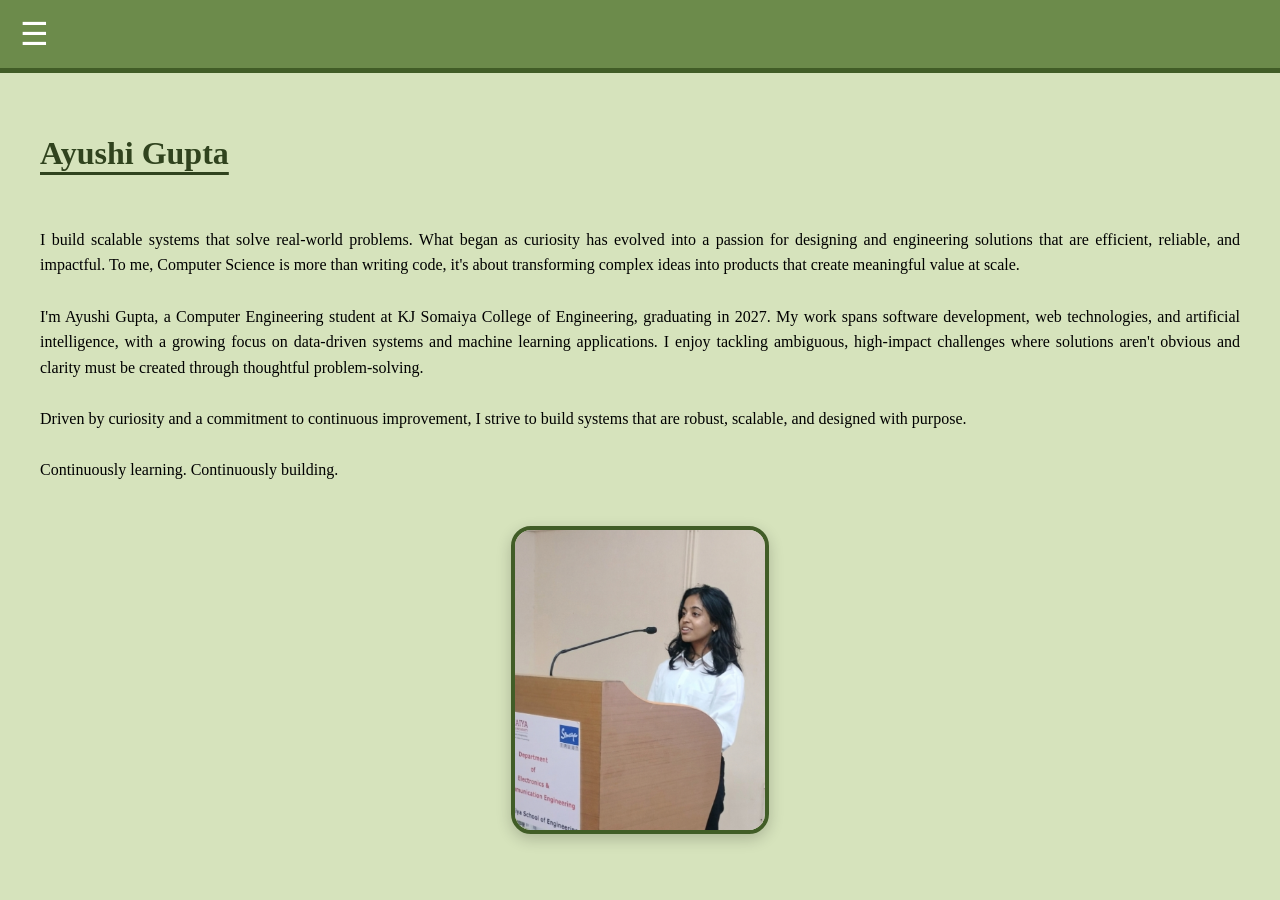
<file: index.html>
<!DOCTYPE html>
<html lang="en">
<head>
    <meta charset="UTF-8">
    <meta name="viewport" content="width=device-width, initial-scale=1.0">
    <title>Ayushi Gupta</title>
    <link rel="stylesheet" href="style.css">
</head>
<body style="background-color: rgb(214, 227, 188);">
    <nav>
        <div class="menu-toggle">&#9776;</div>
        <div class="menu" id="menu">
            <div></div><div></div>
            <div style="color: rgb(251, 255, 31);"><h1><a href="index.html">About</a></h1></div>
            <div><h1><a href="experience.html">Experience</a></h1></div>
            <div><h1><a href="projects.html">Projects</a></h1></div>
            <div><h1><a href="skills.html">Skills</a></h1></div>
            <div><h1><a href="education.html">Education</a></h1></div>
            <div><h1><a href="specializations.html">Specializations</a></h1></div>
            <div><h1><a href="contact.html">Contact</a></h1></div>
        </div>
    </nav>
    
    <div class="content">
        <div class="about-container">
            <div class="about-left">
                <h1 class="name underline" style="color: rgb(48, 67, 30);"style="color: rgb(48, 67, 30);">Ayushi Gupta</h1><br>  
                <h2 class="about-text">
                    I build scalable systems that solve real-world problems. What began as curiosity has evolved into a passion for designing and engineering 
                    solutions that are efficient, reliable, and impactful. To me, Computer Science is more than writing code, it's about transforming complex ideas 
                    into products that create meaningful value at scale. <br><br>I'm Ayushi Gupta, a Computer Engineering student at KJ Somaiya College of Engineering, 
                    graduating in 2027. My work spans software development, web technologies, and artificial intelligence, with a growing focus on data-driven systems 
                    and machine learning applications. I enjoy tackling ambiguous, high-impact challenges where solutions aren't obvious and clarity must be created through
                    thoughtful problem-solving. <br><br>Driven by curiosity and a commitment to continuous improvement, I strive to build systems that are robust, scalable, 
                    and designed with purpose.<br><br> Continuously learning. Continuously building.    
                </h2>
            </div>
            <div class="about-right">
                <img src="Images/About/Ayushi Gupta.png" alt="Ayushi Gupta">
            </div>
        </div>
    </div>

    <script>
        const toggle = document.querySelector(".menu-toggle");
        const menu = document.querySelector("#menu");       
        toggle.addEventListener("click", (e) => { e.stopPropagation(); menu.classList.toggle("show"); });
        menu.addEventListener("click", (e) => { e.stopPropagation(); });
        document.addEventListener("click", () => { menu.classList.remove("show"); });
    </script>

</body>
</html>
</file>
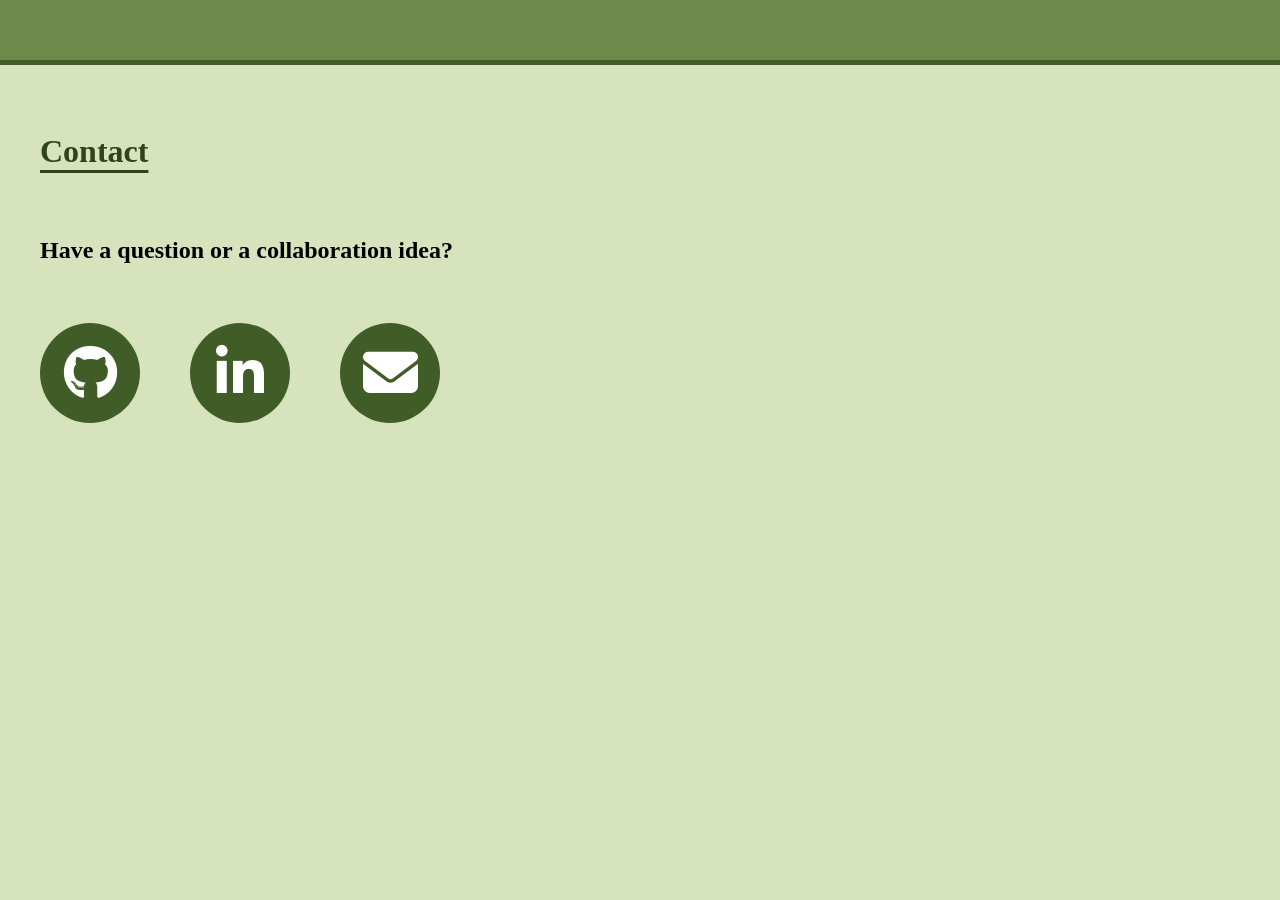
<file: Contact.html>
<!DOCTYPE html>
<html lang="en">
<head>
    <meta charset="UTF-8">
    <meta name="viewport" content="width=device-width, initial-scale=1.0">
    <title>Ayushi Gupta - Contact</title>
    <link rel="stylesheet" href="style.css">
    <link rel="stylesheet" href="https://cdnjs.cloudflare.com/ajax/libs/font-awesome/6.5.1/css/all.min.css">
</head>
<body style="background-color: rgb(214, 227, 188);">
    <nav>
        <div class="menu">
            <div></div><div></div>
            <div><h1><a href="index.html">About</a></h1></div>
            <div><h1><a href="experience.html">Experience</a></h1></div>
            <div><h1><a href="projects.html">Projects</a></h1></div>
            <div><h1><a href="skills.html">Skills</a></h1></div>
            <div><h1><a href="education.html">Education</a></h1></div>
            <div><h1><a href="Specializations.html">Specializations</a></h1></div>
            <div style="color: rgb(251, 255, 31);"><h1><a href="Contact.html">Contact</a></h1></div>
        </div>
    </nav>

    <div class="content">
        <section id="contact">
            <h1 class="name underline" style="color: rgb(48, 67, 30);" style="color: rgb(48, 67, 30);">Contact</h1><br>
            <div class="contact-card">
                    <h2>Have a question or a collaboration idea?</h2>
            </div><br><br>
            <div class="social-links">
                <a href="https://github.com/AyushI7G" target="_blank" class="social-btn github">
                    <i class="fab fa-github"></i>
                </a>

                <a href="https://www.linkedin.com/in/ayushi-gupta-4b8350221/" target="_blank" class="social-btn linkedin">
                    <i class="fab fa-linkedin-in"></i>
                </a>

                <a href="mailto:ayushigupta1187@gmail.com" class="social-btn email">
                    <i class="fas fa-envelope"></i>
                </a>
            </div>
        </section>
    </div>

</body>
</html>
</file>
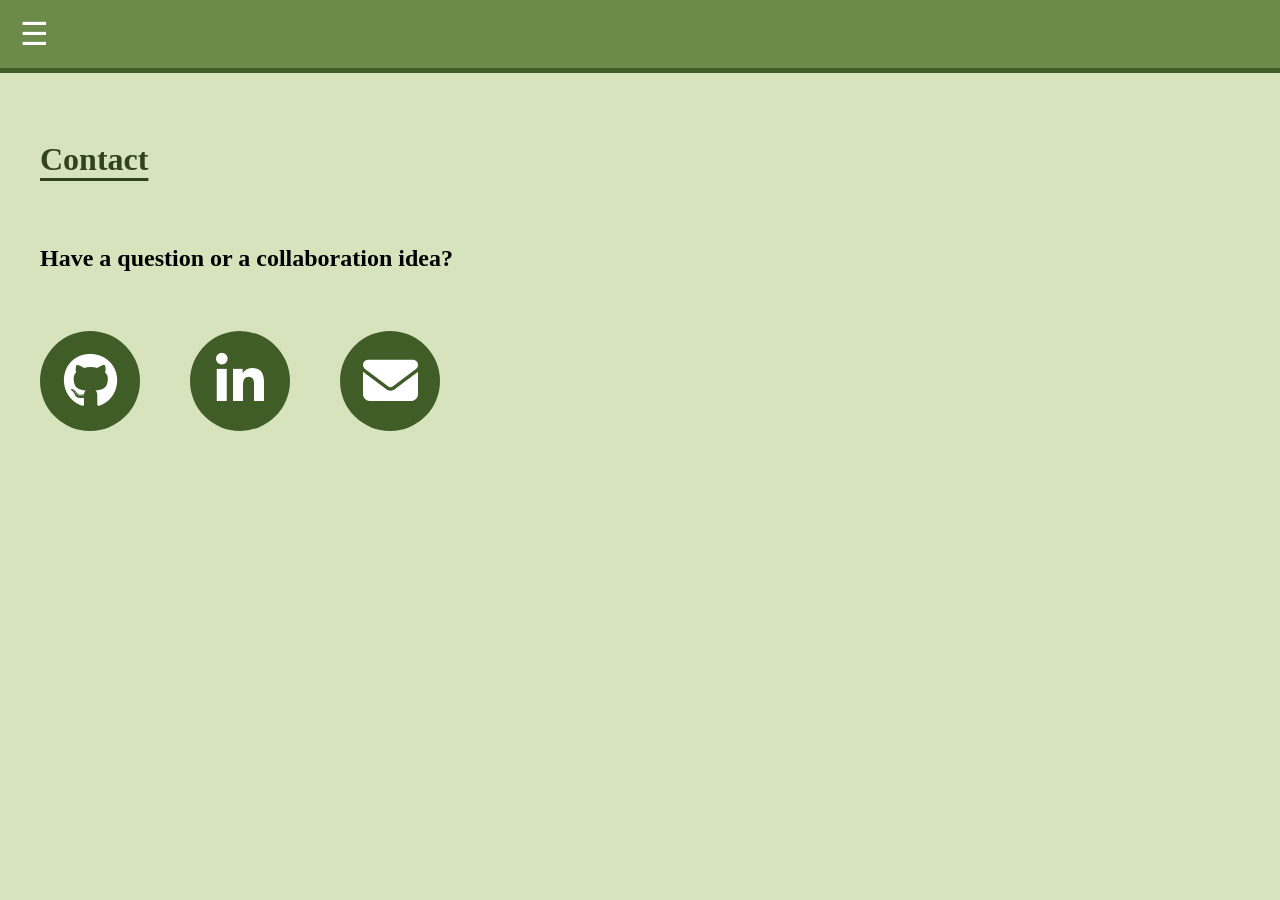
<file: contact.html>
<!DOCTYPE html>
<html lang="en">
<head>
    <meta charset="UTF-8">
    <meta name="viewport" content="width=device-width, initial-scale=1.0">
    <title>Ayushi Gupta - Contact</title>
    <link rel="stylesheet" href="style.css">
    <link rel="stylesheet" href="https://cdnjs.cloudflare.com/ajax/libs/font-awesome/6.5.1/css/all.min.css">
</head>
<body style="background-color: rgb(214, 227, 188);">
    <nav>
        <div class="menu-toggle">&#9776;</div>
        <div class="menu" id="menu">
            <div></div><div></div>
            <div><h1><a href="index.html">About</a></h1></div>
            <div><h1><a href="experience.html">Experience</a></h1></div>
            <div><h1><a href="projects.html">Projects</a></h1></div>
            <div><h1><a href="skills.html">Skills</a></h1></div>
            <div><h1><a href="education.html">Education</a></h1></div>
            <div><h1><a href="specializations.html">Specializations</a></h1></div>
            <div style="color: rgb(251, 255, 31);"><h1><a href="contact.html">Contact</a></h1></div>
        </div>
    </nav>

    <div class="content">
        <section id="contact">
            <h1 class="name underline" style="color: rgb(48, 67, 30);" style="color: rgb(48, 67, 30);">Contact</h1><br>
            <div class="contact-card">
                    <h2>Have a question or a collaboration idea?</h2>
            </div><br><br>
            <div class="social-links">
                <a href="https://github.com/AyushI7G" target="_blank" class="social-btn github">
                    <i class="fab fa-github"></i>
                </a>

                <a href="https://www.linkedin.com/in/ayushi-gupta-4b8350221/" target="_blank" class="social-btn linkedin">
                    <i class="fab fa-linkedin-in"></i>
                </a>

                <a href="mailto:ayushigupta1187@gmail.com" class="social-btn email">
                    <i class="fas fa-envelope"></i>
                </a>
            </div>
        </section>
    </div>

    <script>
        const toggle = document.querySelector(".menu-toggle");
        const menu = document.querySelector("#menu");       
        toggle.addEventListener("click", (e) => { e.stopPropagation(); menu.classList.toggle("show"); });
        menu.addEventListener("click", (e) => { e.stopPropagation(); });
        document.addEventListener("click", () => { menu.classList.remove("show"); });
    </script>

</body>
</html>
</file>
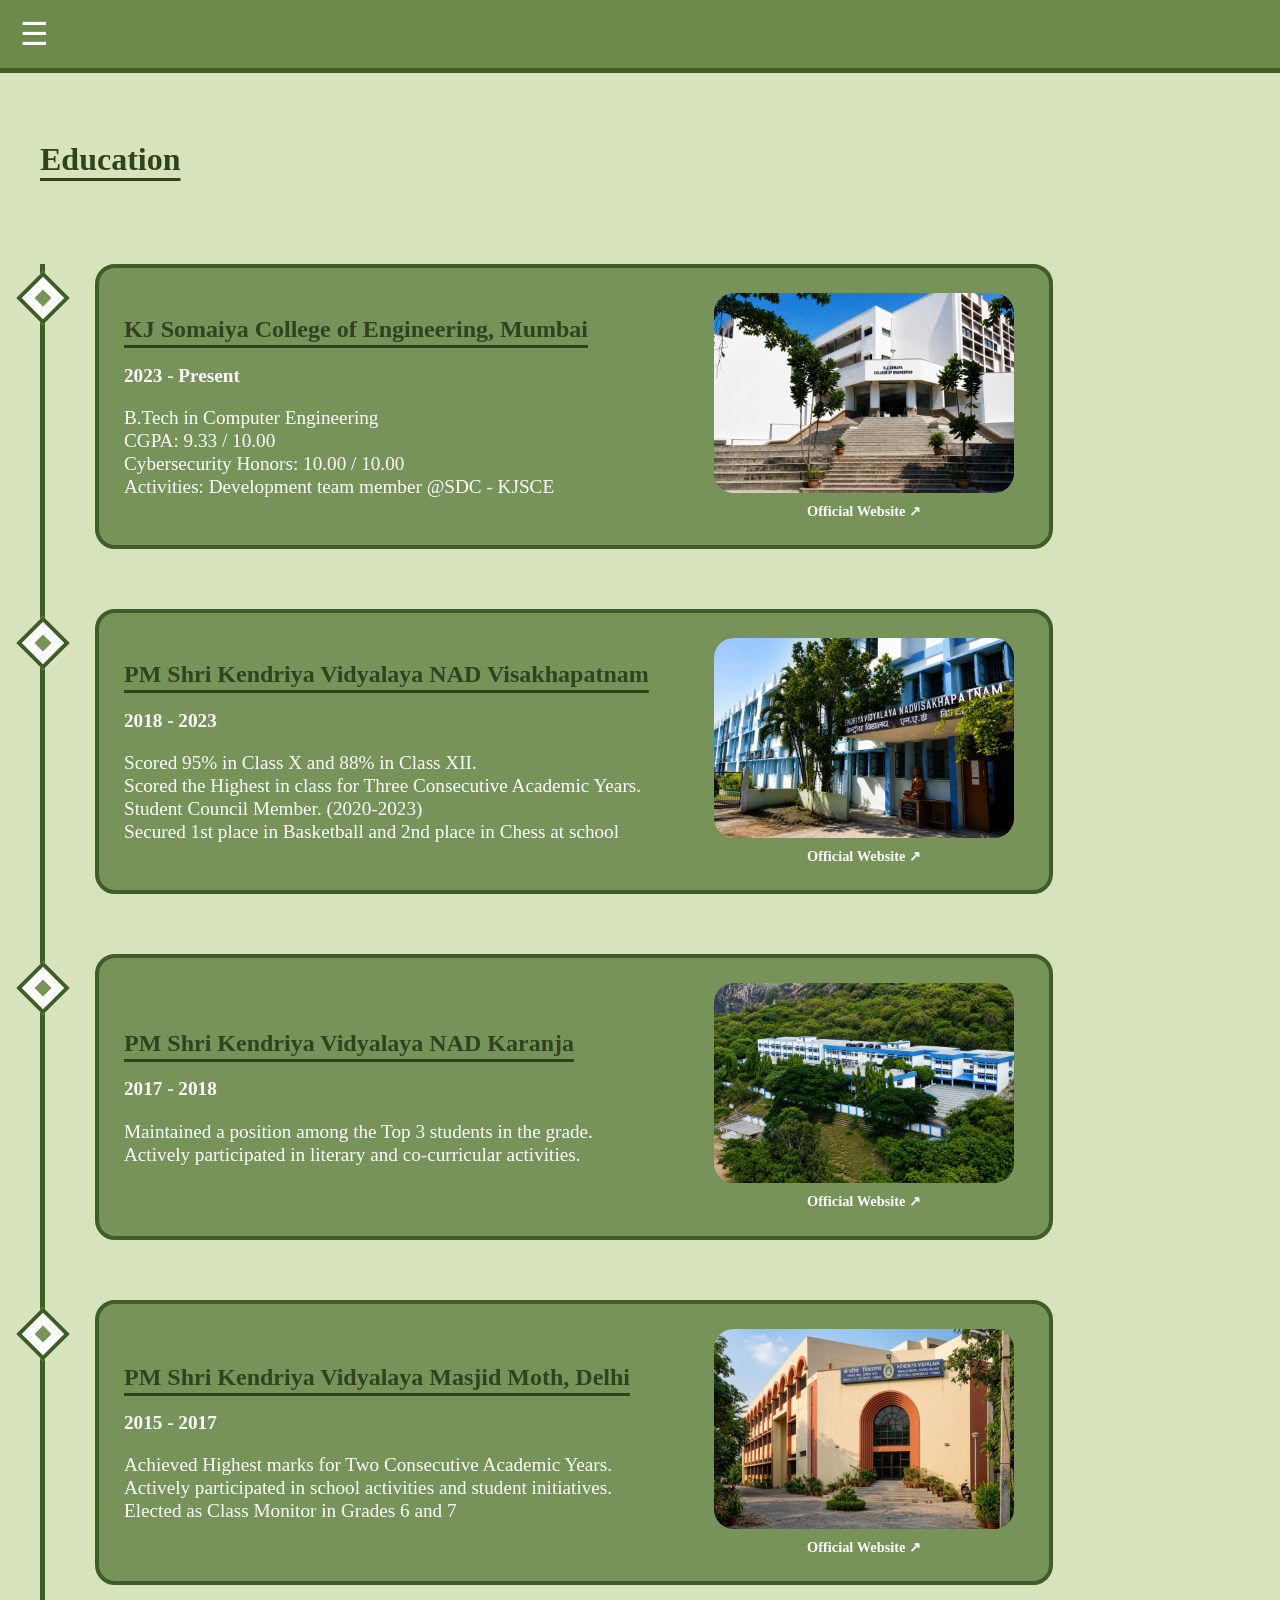
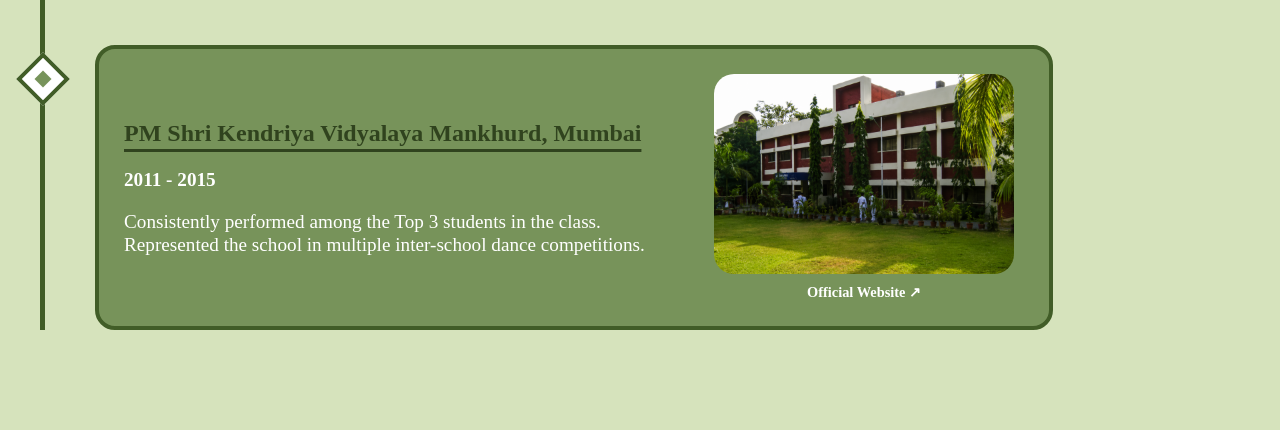
<file: education.html>
<!DOCTYPE html>
<html lang="en">
<head>
    <meta charset="UTF-8">
    <meta name="viewport" content="width=device-width, initial-scale=1.0">
    <title>Ayushi Gupta - Education</title>
    <link rel="stylesheet" href="style.css">
</head>
<body style="background-color: rgb(214, 227, 188);">
    <nav>
        <div class="menu-toggle">&#9776;</div>
        <div class="menu" id="menu">
            <div></div><div></div>
            <div><h1><a href="index.html">About</a></h1></div>
            <div><h1><a href="experience.html">Experience</a></h1></div>
            <div><h1><a href="projects.html">Projects</a></h1></div>
            <div><h1><a href="skills.html">Skills</a></h1></div>
            <div style="color: rgb(251, 255, 31);"><h1><a href="education.html">Education</a></h1></div>
            <div><h1><a href="specializations.html">Specializations</a></h1></div>
            <div><h1><a href="contact.html">Contact</a></h1></div>
        </div>
    </nav>

     <div class="content">
        <section id="education">
            <h1 class="name underline" style="color: rgb(48, 67, 30);" style="color: rgb(48, 67, 30);">Education</h1><br>
            <div class="education-timeline">
                <div class="education-item">
                <div class="roadmap-point"></div>
                    <div class="education-content">
                        <div class="education-details">
                            <div class="education-text">
                                <h2 style="color: rgb(48, 67, 30);" class="underline">KJ Somaiya College of Engineering, Mumbai</h2>
                                <h3 style="font-weight: bold;">2023 - Present</h3>
                                <h3>B.Tech in Computer Engineering<br>CGPA: 9.33 / 10.00<br>Cybersecurity Honors: 10.00 / 10.00<br>Activities: Development team member @SDC - KJSCE</h3>
                            </div>
                            <div class="education-image">
                                <img src="Images/Education/KJ Somaiya College of Engineering.png" alt="KJ Somaiya College of Engineering">
                                <p class="education-image-caption"><a href="https://kjsce.somaiya.edu" target="_blank">Official Website ↗</a></p>
                            </div>
                        </div>
                    </div>
                </div>

                <div class="education-item">
                <div class="roadmap-point"></div>
                    <div class="education-content">
                        <div class="education-details">
                            <div class="education-text">
                                <h2 style="color: rgb(48, 67, 30);" class="underline">PM Shri Kendriya Vidyalaya NAD Visakhapatnam</h2>
                                <h3 style="font-weight: bold;">2018 - 2023</h3>
                                <h3>Scored 95% in Class X and 88% in Class XII.<br>Scored the Highest in class for Three Consecutive Academic Years.<br>Student Council Member. (2020-2023)<br>Secured 1st place in Basketball and 2nd place in Chess at school</h3>
                            </div>
                            <div class="education-image">
                                <img src="Images/Education/Kendriya Vidyalaya NAD Visakhapatnam.png" alt="PM Shri Kendriya Vidyalaya NAD Visakhapatnam">
                                <p class="education-image-caption"><a href="https://nadvishakhapatnam.kvs.ac.in/en/" target="_blank">Official Website ↗</a></p>
                            </div>
                        </div>
                    </div>
                </div>

                <div class="education-item">
                <div class="roadmap-point"></div>
                    <div class="education-content">
                        <div class="education-details">
                            <div class="education-text">
                                <h2 style="color: rgb(48, 67, 30);" class="underline">PM Shri Kendriya Vidyalaya NAD Karanja</h2>
                                <h3 style="font-weight: bold;">2017 - 2018</h3>
                                <h3>Maintained a position among the Top 3 students in the grade.<br>Actively participated in literary and co-curricular activities.</h3>
                            </div>
                            <div class="education-image">
                                <img src="Images/Education/Kendriya Vidyalaya NAD Karanja.png" alt="PM Shri Kendriya Vidyalaya NAD Karanja">
                                <p class="education-image-caption"><a href="https://nadkaranja.kvs.ac.in/en/" target="_blank">Official Website ↗</a></p>
                            </div>
                        </div>
                    </div>
                </div>

                <div class="education-item">
                <div class="roadmap-point"></div>
                    <div class="education-content">
                        <div class="education-details">
                            <div class="education-text">
                                <h2 style="color: rgb(48, 67, 30);" class="underline">PM Shri Kendriya Vidyalaya Masjid Moth, Delhi</h2>
                                <h3 style="font-weight: bold;">2015 - 2017</h3>
                                <h3>Achieved Highest marks for Two Consecutive Academic Years.<br>Actively participated in school activities and student initiatives.<br>Elected as Class Monitor in Grades 6 and 7</h3>
                            </div>
                            <div class="education-image">
                                <img src="Images/Education/Kendriya Vidyalaya Masjid Moth.png" alt="PM Shri Kendriya Vidyalaya Masjid Moth, Delhi">
                                <p class="education-image-caption"><a href="https://masjidmoth.kvs.ac.in/en/" target="_blank">Official Website ↗</a></p>
                            </div>
                        </div>
                    </div>
                </div>

                <div class="education-item">
                <div class="roadmap-point"></div>
                    <div class="education-content">
                        <div class="education-details">
                            <div class="education-text">
                                <h2 style="color: rgb(48, 67, 30);" class="underline">PM Shri Kendriya Vidyalaya Mankhurd, Mumbai</h2>
                                <h3 style="font-weight: bold;">2011 - 2015</h3>
                                <h3>Consistently performed among the Top 3 students in the class.<br>Represented the school in multiple inter-school dance competitions.</h3>
                            </div>
                            <div class="education-image">
                                <img src="Images/Education/Kendriya Vidyalaya Mankhurd.png" alt="PM Shri Kendriya Vidyalaya Mankhurd, Mumbai">
                                <p class="education-image-caption"><a href="https://mankhurd.kvs.ac.in/en/" target="_blank">Official Website ↗</a></p>
                            </div>
                        </div>
                    </div>
                </div>
            </div>
        </section>
    </div>

    <script>
        const toggle = document.querySelector(".menu-toggle");
        const menu = document.querySelector("#menu");       
        toggle.addEventListener("click", (e) => { e.stopPropagation(); menu.classList.toggle("show"); });
        menu.addEventListener("click", (e) => { e.stopPropagation(); });
        document.addEventListener("click", () => { menu.classList.remove("show"); });
    </script>

</body>
</html>
</file>
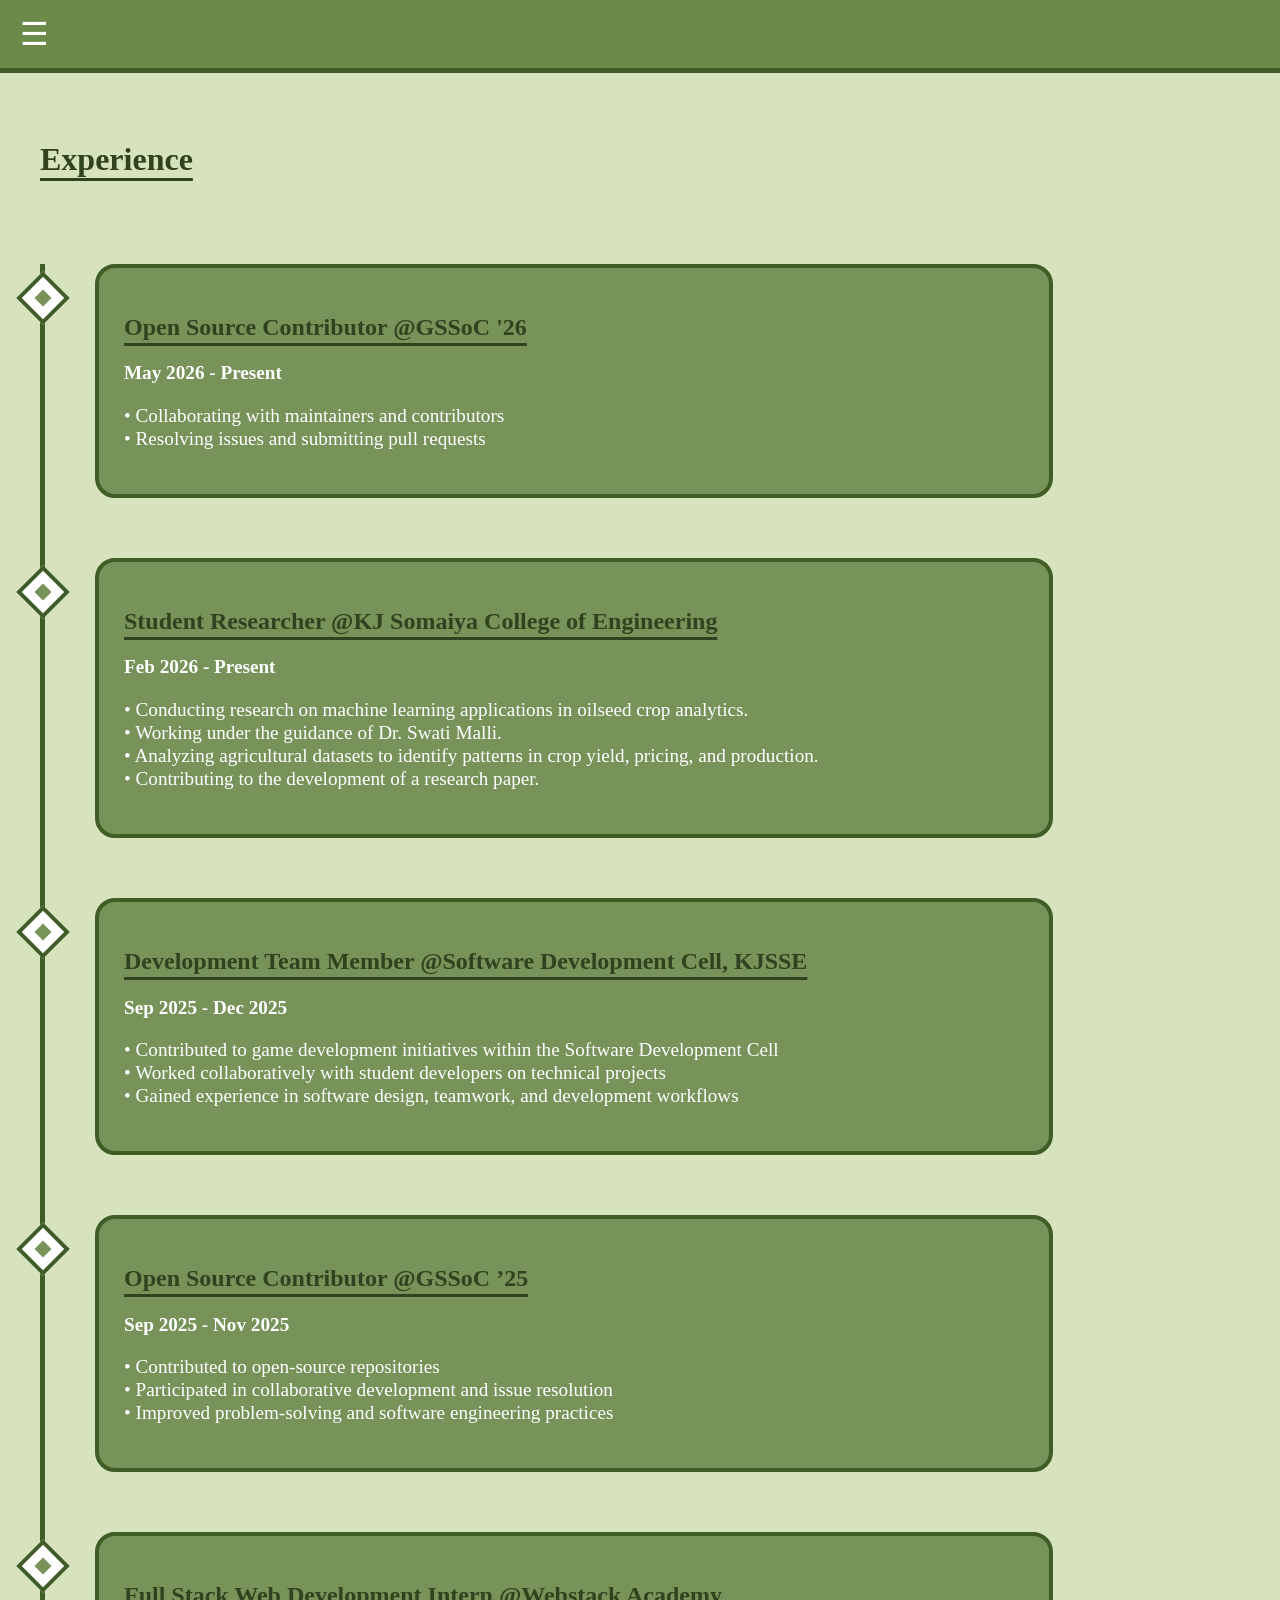
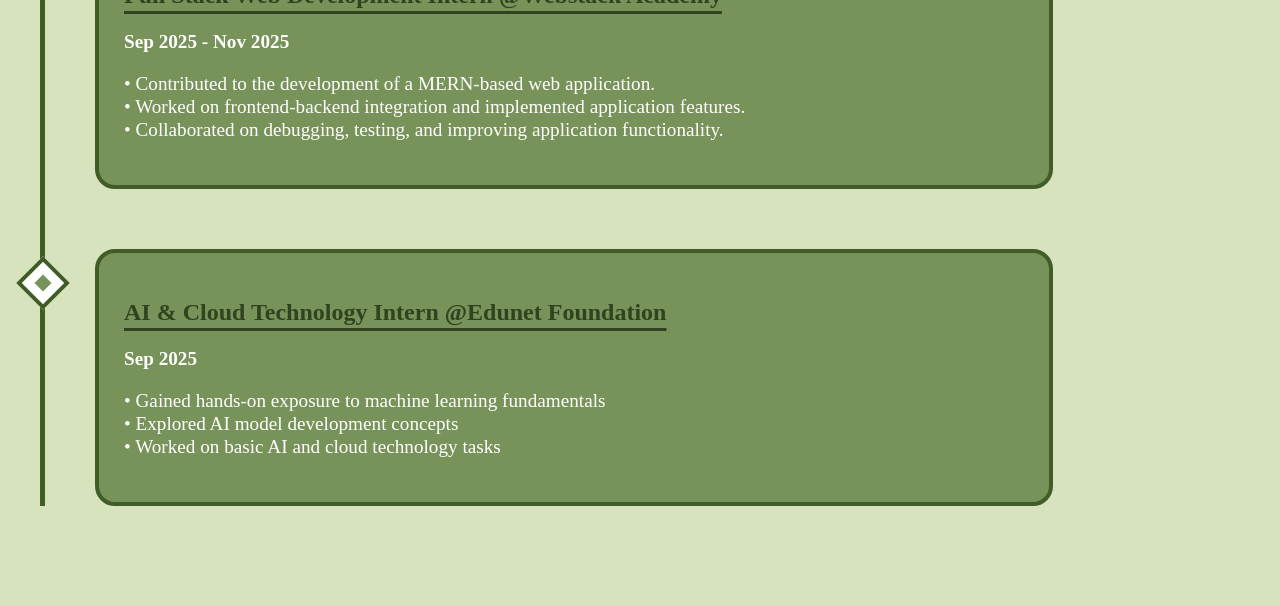
<file: experience.html>
<!DOCTYPE html>
<html lang="en">
<head>
    <meta charset="UTF-8">
    <meta name="viewport" content="width=device-width, initial-scale=1.0">
    <title>Ayushi Gupta - Experience</title>
    <link rel="stylesheet" href="style.css">
</head>
<body style="background-color: rgb(214, 227, 188);">
    <nav>
        <div class="menu-toggle">&#9776;</div>
        <div class="menu" id="menu">
            <div></div><div></div>
            <div><h1><a href="index.html">About</a></h1></div>
            <div style="color: rgb(251, 255, 31);"><h1><a href="experience.html">Experience</a></h1></div>
            <div><h1><a href="projects.html">Projects</a></h1></div>
            <div><h1><a href="skills.html">Skills</a></h1></div>
            <div><h1><a href="education.html">Education</a></h1></div>
            <div><h1><a href="specializations.html">Specializations</a></h1></div>
            <div><h1><a href="contact.html">Contact</a></h1></div>
        </div>
    </nav>

     <div class="content">
        
        <section id="experience">

            <h1 class="name underline" style="color: rgb(48, 67, 30);" style="color: rgb(48, 67, 30);">Experience</h1><br>

            <div class="experience-timeline">

                <div class="experience-item">
                    <div class="roadmap-point"></div>
                    <div class="experience-content">
                        <h2 style="color: rgb(48, 67, 30);" class="underline">Open Source Contributor @GSSoC '26</h2>
                        <h3 style="font-weight: bold;">May 2026 - Present</h3>
                        <h3>• Collaborating with maintainers and contributors<br>• Resolving issues and submitting pull requests</h3>
                    </div>
                </div>

                <div class="experience-item">
                    <div class="roadmap-point"></div>
                    <div class="experience-content">
                        <h2 style="color: rgb(48, 67, 30);" class="underline">Student Researcher @KJ Somaiya College of Engineering</h2>
                        <h3 style="font-weight: bold;">Feb 2026 - Present</h3>
                        <h3>• Conducting research on machine learning applications in oilseed crop analytics.<br>• Working under the guidance of Dr. Swati Malli.<br>• Analyzing agricultural datasets to identify patterns in crop yield, pricing, and production.<br>• Contributing to the development of a research paper.</h3>
                    </div>
                </div>

                <div class="experience-item">
                    <div class="roadmap-point"></div>
                    <div class="experience-content">
                        <h2 style="color: rgb(48, 67, 30);" class="underline">Development Team Member @Software Development Cell, KJSSE</h2>
                        <h3 style="font-weight: bold;">Sep 2025 - Dec 2025</h3>
                        <h3>• Contributed to game development initiatives within the Software Development Cell<br>• Worked collaboratively with student developers on technical projects<br>• Gained experience in software design, teamwork, and development workflows</h3>
                    </div>
                </div>

                <div class="experience-item">
                    <div class="roadmap-point"></div>
                    <div class="experience-content">
                        <h2 style="color: rgb(48, 67, 30);" class="underline">Open Source Contributor @GSSoC ’25</h2>
                        <h3 style="font-weight: bold;">Sep 2025 - Nov 2025</h3>
                        <h3>• Contributed to open-source repositories<br>• Participated in collaborative development and issue resolution<br>• Improved problem-solving and software engineering practices</h3>
                    </div>
                </div>

                <div class="experience-item">
                    <div class="roadmap-point"></div>

                    <div class="experience-content">
                        <h2 style="color: rgb(48, 67, 30);" class="underline">Full Stack Web Development Intern @Webstack Academy</h2>
                        <h3 style="font-weight: bold;">Sep 2025 - Nov 2025</h3>
                        <h3>• Contributed to the development of a MERN-based web application. <br>• Worked on frontend-backend integration and implemented application features.<br>• Collaborated on debugging, testing, and improving application functionality.</h3>
                    </div>
                </div>

                <div class="experience-item">
                    <div class="roadmap-point"></div>

                    <div class="experience-content">
                        <h2 style="color: rgb(48, 67, 30);" class="underline">AI & Cloud Technology Intern @Edunet Foundation</h2>
                        <h3 style="font-weight: bold;">Sep 2025</h3>
                        <h3>• Gained hands-on exposure to machine learning fundamentals<br>• Explored AI model development concepts<br>• Worked on basic AI and cloud technology tasks</h3>
                    </div>
                </div>

            </div>

        </section>
    </div>

    <script>
        const toggle = document.querySelector(".menu-toggle");
        const menu = document.querySelector("#menu");       
        toggle.addEventListener("click", (e) => { e.stopPropagation(); menu.classList.toggle("show"); });
        menu.addEventListener("click", (e) => { e.stopPropagation(); });
        document.addEventListener("click", () => { menu.classList.remove("show"); });
    </script>

</body>
</html>
</file>
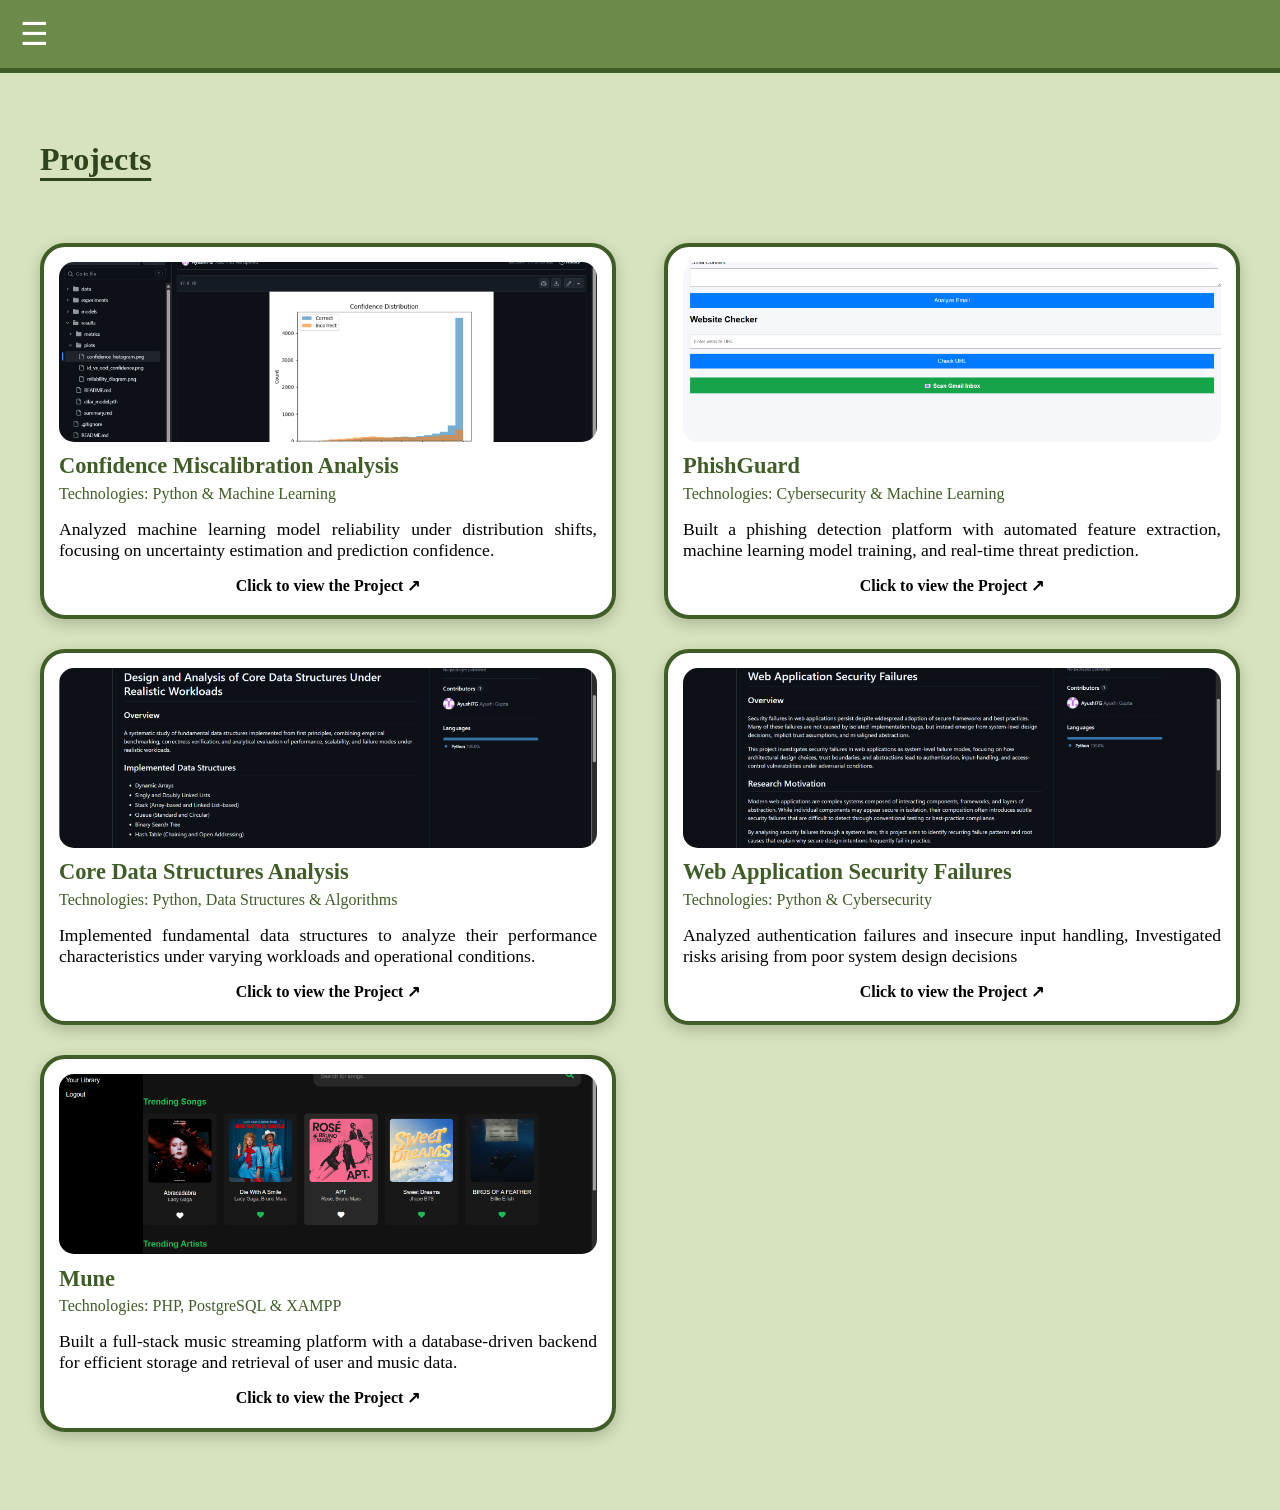
<file: projects.html>
<!DOCTYPE html>
<html lang="en">
<head>
    <meta charset="UTF-8">
    <meta name="viewport" content="width=device-width, initial-scale=1.0">
    <title>Ayushi Gupta - Projects</title>
    <link rel="stylesheet" href="style.css">
</head>
<body style="background-color: rgb(214, 227, 188);">
    <nav>
        <div class="menu-toggle">&#9776;</div>
        <div class="menu" id="menu">
            <div></div><div></div>
            <div><h1><a href="index.html">About</a></h1></div>
            <div><h1><a href="experience.html">Experience</a></h1></div>
            <div style="color: rgb(251, 255, 31);"><h1><a href="projects.html">Projects</a></h1></div>
            <div><h1><a href="skills.html">Skills</a></h1></div>
            <div><h1><a href="education.html">Education</a></h1></div>
            <div><h1><a href="specializations.html">Specializations</a></h1></div>
            <div><h1><a href="contact.html">Contact</a></h1></div>
        </div>
    </nav>

    <div class="content">
        <section id="projects">
            <h1 class="name underline" style="color: rgb(48, 67, 30);" style="color: rgb(48, 67, 30);">Projects</h1><br><br>
            <div class="projects-container">
                <a href="https://github.com/AyushI7G/ConfidenceMiscalibrationAnalysis"target="_blank"class="project-card-link">
                    <div class="project-card">
                        <img src="Images/Projects/CMA.png" alt="CMA">
                        <h2 class="small-underline">Confidence Miscalibration Analysis</h2>
                        <p>Technologies: Python & Machine Learning</p>
                        <h3>Analyzed machine learning model reliability under distribution shifts, focusing on uncertainty estimation and prediction confidence.</h3>
                        <h4 class="project-link-text">Click to view the Project ↗</h4>
                    </div>
                </a>

                <a href="https://github.com/AyushI7G/PhishGuard"target="_blank"class="project-card-link">
                    <div class="project-card">
                        <img src="Images/Projects/PhishGuard.png" alt="PhishGuard">
                        <h2 class="small-underline">PhishGuard</h2>
                        <p>Technologies: Cybersecurity & Machine Learning</p>
                        <h3>Built a phishing detection platform with automated feature extraction, machine learning model training, and real-time threat prediction.</h3>
                        <h4 class="project-link-text">Click to view the Project ↗</h4>
                    </div>
                </a>

                <a href="https://github.com/AyushI7G/CoreDataStructuresAnalysis"target="_blank"class="project-card-link">
                    <div class="project-card">
                        <img src="Images/Projects/CDSA.png" alt="CDSA">
                        <h2>Core Data Structures Analysis</h2>
                        <p>Technologies: Python, Data Structures & Algorithms</p>
                        <h3>Implemented fundamental data structures to analyze their performance characteristics under varying workloads and operational conditions.</h3>
                        <h4 class="project-link-text">Click to view the Project ↗</h4>
                    </div>
                </a>

                <a href="https://github.com/AyushI7G/WebApplicationSecurityFailures"target="_blank"class="project-card-link">
                    <div class="project-card">
                        <img src="Images/Projects/WASF.png" alt="WASF">
                        <h2>Web Application Security Failures</h2>
                        <p>Technologies: Python & Cybersecurity</p>
                        <h3>Analyzed authentication failures and insecure input handling, Investigated risks arising from poor system design decisions</h3>
                        <h4 class="project-link-text">Click to view the Project ↗</h4>
                    </div>
                </a>

                <a href="https://github.com/AyushI7G/Mune-Music-Streaming-App"target="_blank"class="project-card-link">
                    <div class="project-card">
                        <img src="Images/Projects/MUNE.png" alt="MUNE">
                        <h2>Mune</h2>
                        <p>Technologies: PHP, PostgreSQL & XAMPP</p>
                        <h3>Built a full-stack music streaming platform with a database-driven backend for efficient storage and retrieval of user and music data.</h3>
                        <h4 class="project-link-text">Click to view the Project ↗</h4>
                    </div>
                </a>

        </div>
            <br><br>
        </section>
    </div>

    <script>
        const toggle = document.querySelector(".menu-toggle");
        const menu = document.querySelector("#menu");       
        toggle.addEventListener("click", (e) => { e.stopPropagation(); menu.classList.toggle("show"); });
        menu.addEventListener("click", (e) => { e.stopPropagation(); });
        document.addEventListener("click", () => { menu.classList.remove("show"); });
    </script>

</body>
</html>
</file>
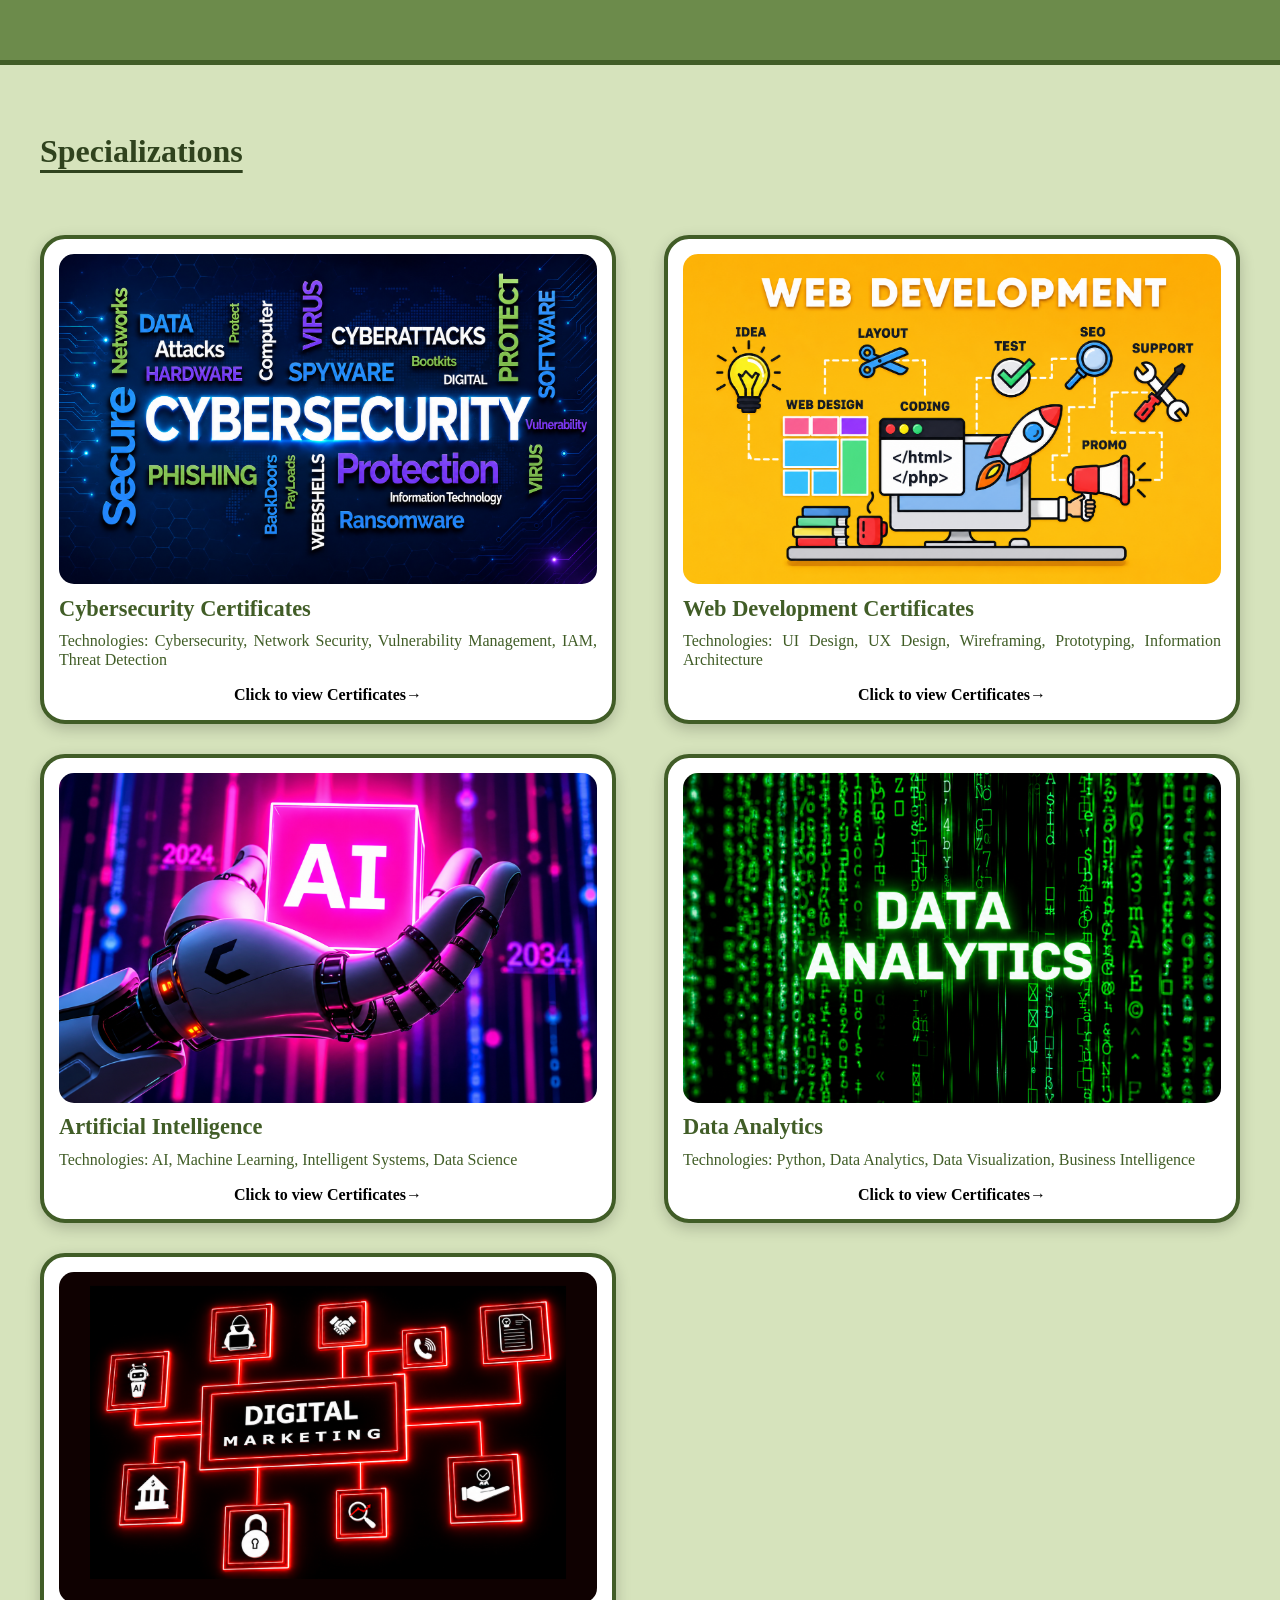
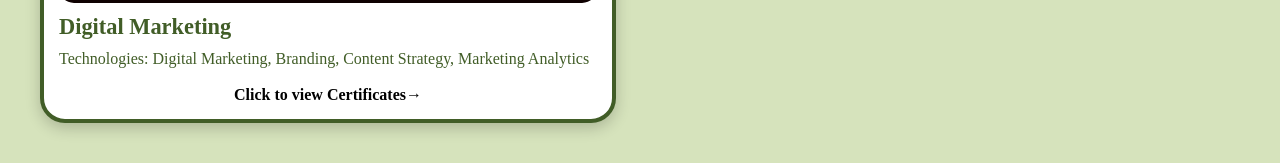
<file: Specializations.html>
<!DOCTYPE html>
<html lang="en">
<head>
    <meta charset="UTF-8">
    <meta name="viewport" content="width=device-width, initial-scale=1.0">
    <title>Ayushi Gupta - Specializations</title>
    <link rel="stylesheet" href="style.css">
</head>
<body style="background-color: rgb(214, 227, 188);">
    <nav>
        <div class="menu">
            <div></div><div></div>
            <div><h1><a href="index.html">About</a></h1></div>
            <div><h1><a href="experience.html">Experience</a></h1></div>
            <div><h1><a href="projects.html">Projects</a></h1></div>
            <div><h1><a href="skills.html">Skills</a></h1></div>
            <div><h1><a href="education.html">Education</a></h1></div>
            <div style="color: rgb(251, 255, 31);"><h1><a href="Specializations.html">Specializations</a></h1></div>
            <div><h1><a href="Contact.html">Contact</a></h1></div>
        </div>
    </nav>

    <div class="content">
        <section id="specializations">
            <h1 class="name underline" style="color: rgb(48, 67, 30);" style="color: rgb(48, 67, 30);">Specializations</h1><br><br>
            <div class="specializations-container">
                
                <div class="specialization-card"onclick="openModal(['Images/Certificates/Cybersecurity 1.png','Images/Certificates/Cybersecurity 2.png'])">
                    <img src="Images/Specializations/Cybersecurity.png" alt="Cybersecurity Certificate">
                    <h2>Cybersecurity Certificates</h2>
                    <p>Technologies: Cybersecurity, Network Security, Vulnerability Management, IAM, Threat Detection</p>
                    <h4 class="specialization-link-text">Click to view Certificates→</h4>
                </div>

                <div class="specialization-card"onclick="openModal(['Images/Certificates/Web Development 1.png','Images/Certificates/Web Development 2.png'])">
                    <img src="Images/Specializations/Web Development.png" alt="Web Development Certificate">
                    <h2>Web Development Certificates</h2>
                    <p>Technologies: UI Design, UX Design, Wireframing, Prototyping, Information Architecture</p>
                    <h4 class="specialization-link-text">Click to view Certificates→</h4>
                </div>

                <div class="specialization-card"onclick="openModal(['Images/Certificates/Artificial Intelligence 1.png'])">
                    <img src="Images/Specializations/Artificial Intelligence.png" alt="Artificial Intelligence Certificate">
                    <h2>Artificial Intelligence</h2>
                    <p>Technologies: AI, Machine Learning, Intelligent Systems, Data Science</p>
                    <h4 class="specialization-link-text">Click to view Certificates→</h4>
                </div>
                
                <div class="specialization-card"onclick="openModal(['Images/Certificates/Data Analytics 1.png'])">
                    <img src="Images/Specializations/Data Analytics.png" alt="Data Analytics Certificate">
                    <h2>Data Analytics</h2>
                    <p>Technologies: Python, Data Analytics, Data Visualization, Business Intelligence</p>
                    <h4 class="specialization-link-text">Click to view Certificates→</h4>
                </div>

                <div class="specialization-card"onclick="openModal(['Images/Certificates/Digital Marketing 1.png'])">
                    <img src="Images/Specializations/Digital Marketing.png" alt="Digital Marketing Certificate">
                    <h2>Digital Marketing</h2>
                    <p>Technologies: Digital Marketing, Branding, Content Strategy, Marketing Analytics</p          >
                    <h4 class="specialization-link-text">Click to view Certificates→</h4>
                </div>
            </div>
        </section>
    </div>

    <div id="certificateModal" class="modal" onclick="closeModal()">
        <span class="close">&times;</span>

        <div id="certificateContainer"
            style="
            display:flex;
            flex-wrap:wrap;
            gap:20px;
            justify-content:center;
            padding:50px;">
        </div>
    </div>

    <script>
    function openModal(images) {

        let container =
            document.getElementById("certificateContainer");

        container.innerHTML = "";

        images.forEach(img => {

            container.innerHTML += `
            <img src="${img}"
            style="
            width:90%;
            max-width:1200px;
            border-radius:10px;
            ">
            `;

        });

        document.getElementById("certificateModal")
        .style.display = "block";
    }

    function closeModal() {
        document.getElementById("certificateModal")
        .style.display = "none";
    }
    </script>

</body>
</html>
</file>
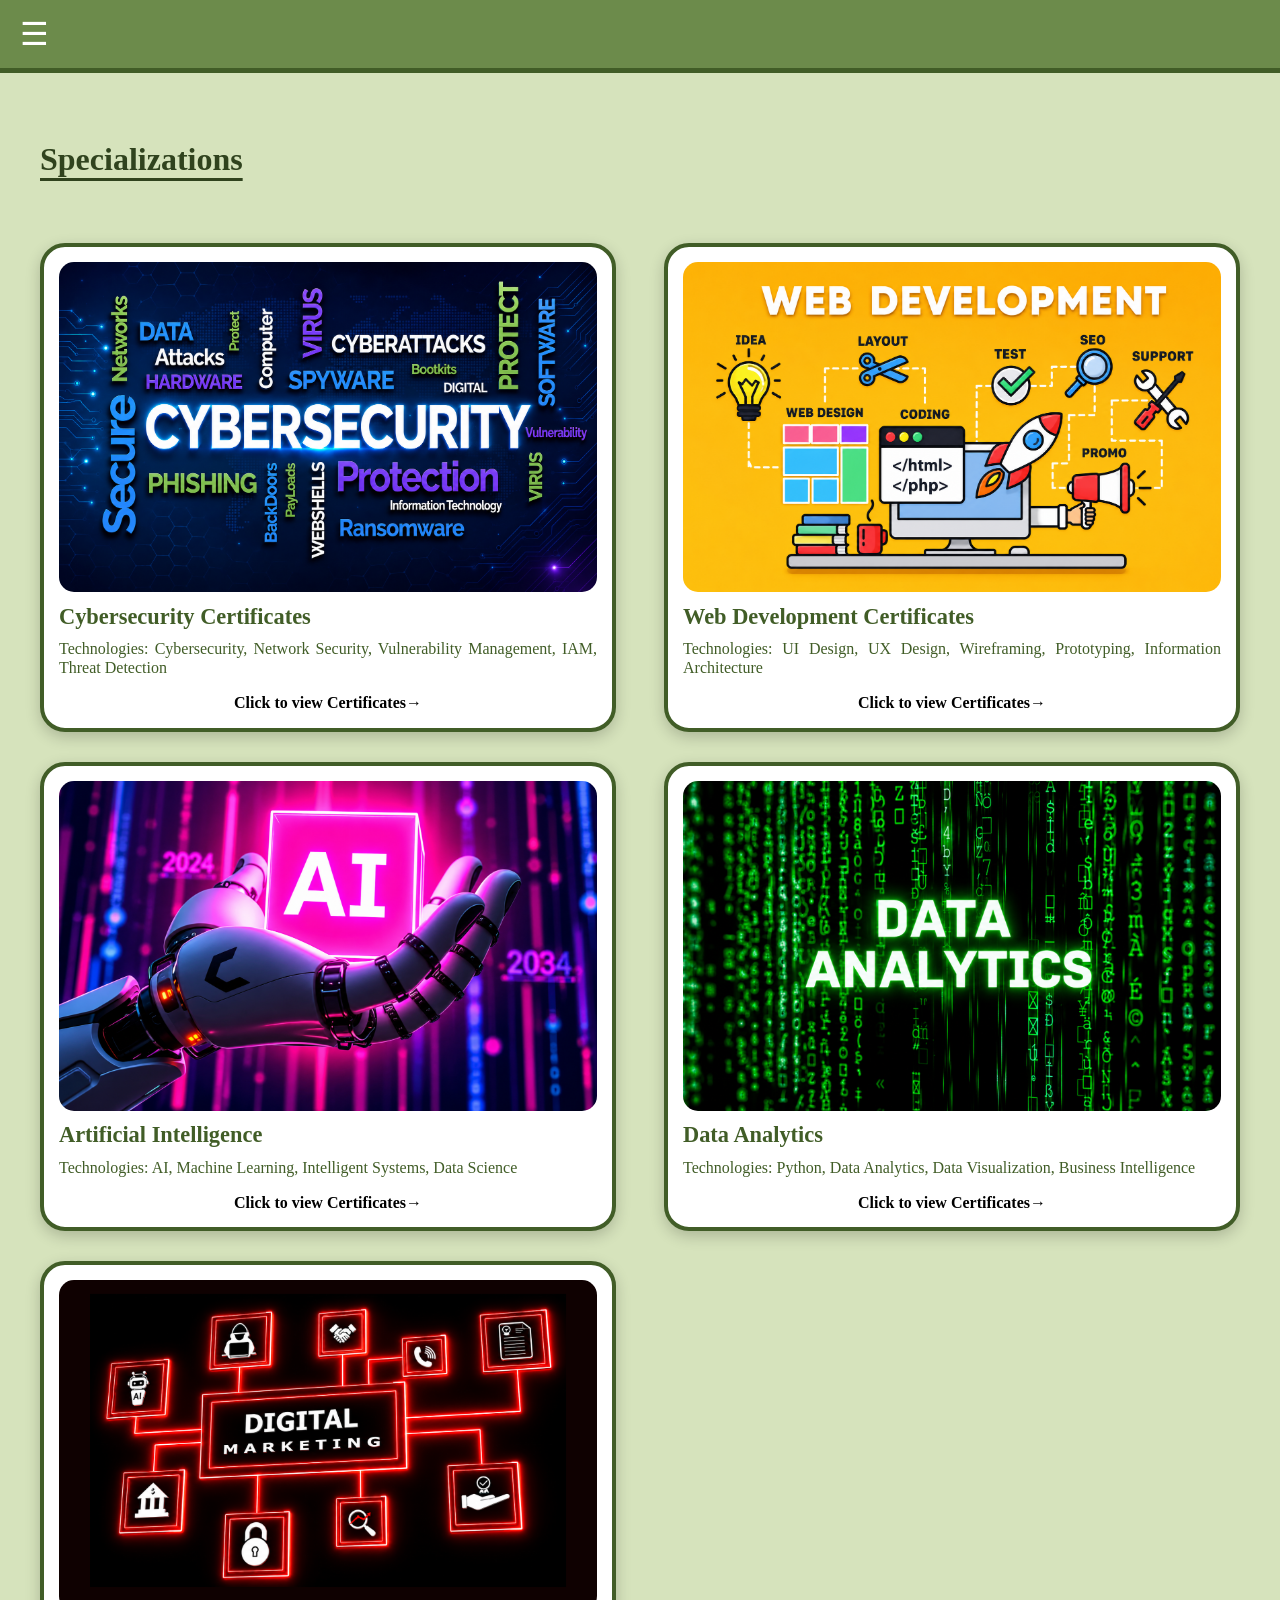
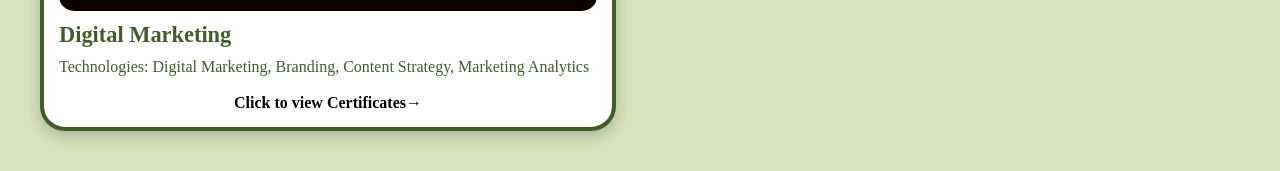
<file: specializations.html>
<!DOCTYPE html>
<html lang="en">
<head>
    <meta charset="UTF-8">
    <meta name="viewport" content="width=device-width, initial-scale=1.0">
    <title>Ayushi Gupta - Specializations</title>
    <link rel="stylesheet" href="style.css">
</head>
<body style="background-color: rgb(214, 227, 188);">
    <nav>
        <div class="menu-toggle">&#9776;</div>
        <div class="menu" id="menu">
            <div></div><div></div>
            <div><h1><a href="index.html">About</a></h1></div>
            <div><h1><a href="experience.html">Experience</a></h1></div>
            <div><h1><a href="projects.html">Projects</a></h1></div>
            <div><h1><a href="skills.html">Skills</a></h1></div>
            <div><h1><a href="education.html">Education</a></h1></div>
            <div style="color: rgb(251, 255, 31);"><h1><a href="specializations.html">Specializations</a></h1></div>
            <div><h1><a href="contact.html">Contact</a></h1></div>
        </div>
    </nav>

    <div class="content">
        <section id="specializations">
            <h1 class="name underline" style="color: rgb(48, 67, 30);" style="color: rgb(48, 67, 30);">Specializations</h1><br><br>
            <div class="specializations-container">
                
                <div class="specialization-card"onclick="openModal(['Images/Certificates/Cybersecurity 1.png','Images/Certificates/Cybersecurity 2.png'])">
                    <img src="Images/Specializations/Cybersecurity.png" alt="Cybersecurity Certificate">
                    <h2>Cybersecurity Certificates</h2>
                    <p>Technologies: Cybersecurity, Network Security, Vulnerability Management, IAM, Threat Detection</p>
                    <h4 class="specialization-link-text">Click to view Certificates→</h4>
                </div>

                <div class="specialization-card"onclick="openModal(['Images/Certificates/Web Development 1.png','Images/Certificates/Web Development 2.png'])">
                    <img src="Images/Specializations/Web Development.png" alt="Web Development Certificate">
                    <h2>Web Development Certificates</h2>
                    <p>Technologies: UI Design, UX Design, Wireframing, Prototyping, Information Architecture</p>
                    <h4 class="specialization-link-text">Click to view Certificates→</h4>
                </div>

                <div class="specialization-card"onclick="openModal(['Images/Certificates/Artificial Intelligence 1.png'])">
                    <img src="Images/Specializations/Artificial Intelligence.png" alt="Artificial Intelligence Certificate">
                    <h2>Artificial Intelligence</h2>
                    <p>Technologies: AI, Machine Learning, Intelligent Systems, Data Science</p>
                    <h4 class="specialization-link-text">Click to view Certificates→</h4>
                </div>
                
                <div class="specialization-card"onclick="openModal(['Images/Certificates/Data Analytics 1.png'])">
                    <img src="Images/Specializations/Data Analytics.png" alt="Data Analytics Certificate">
                    <h2>Data Analytics</h2>
                    <p>Technologies: Python, Data Analytics, Data Visualization, Business Intelligence</p>
                    <h4 class="specialization-link-text">Click to view Certificates→</h4>
                </div>

                <div class="specialization-card"onclick="openModal(['Images/Certificates/Digital Marketing 1.png'])">
                    <img src="Images/Specializations/Digital Marketing.png" alt="Digital Marketing Certificate">
                    <h2>Digital Marketing</h2>
                    <p>Technologies: Digital Marketing, Branding, Content Strategy, Marketing Analytics</p          >
                    <h4 class="specialization-link-text">Click to view Certificates→</h4>
                </div>
            </div>
        </section>
    </div>

    <div id="certificateModal" class="modal" onclick="closeModal()">
        <span class="close">&times;</span>

        <div id="certificateContainer"
            style="
            display:flex;
            flex-wrap:wrap;
            gap:20px;
            justify-content:center;
            padding:50px;">
        </div>
    </div>

    <script>
    function openModal(images) {

        let container =
            document.getElementById("certificateContainer");

        container.innerHTML = "";

        images.forEach(img => {

            container.innerHTML += `
            <img src="${img}"
            style="
            width:90%;
            max-width:1200px;
            border-radius:10px;
            ">
            `;

        });

        document.getElementById("certificateModal")
        .style.display = "block";
    }

    function closeModal() {
        document.getElementById("certificateModal")
        .style.display = "none";
    }

    const toggle = document.querySelector(".menu-toggle");
        const menu = document.querySelector("#menu");       
        toggle.addEventListener("click", (e) => { e.stopPropagation(); menu.classList.toggle("show"); });
        menu.addEventListener("click", (e) => { e.stopPropagation(); });
        document.addEventListener("click", () => { menu.classList.remove("show"); });
    </script>

</body>
</html>
</file>
<file: style.css>
html, body{
    overflow-x:hidden;
    max-width:100%;
}

/* For the navigation bar */
/* ------------------------------------------------------------------------------------------------------------------------------------------------- */

nav{
    background-color: rgb(108, 139, 75); position: fixed; top: 0%; width: 100%; left: 0px; display: flex; height: 100px;
    color: white; z-index: 1000; align-items: center; justify-content: space-between; border-bottom: 5px solid rgb(65, 93, 39);   
}

.menu {
    display: flex; gap: 70px; margin-left: -30px; font-size: 1em; font-weight: bold;
}

.menu h1:hover {
    color:  rgb(251, 255, 31); cursor: pointer; 
}

.menu a {
    color: inherit; text-decoration: none; 
}

/* ------------------------------------------------------------------------------------------------------------------------------------------------- */
/* Style for the body */

.content {
    margin-top: 70px; margin-left: 50px; margin-right: 50px; padding: 50px; color: rgb(0, 0, 0); line-height: 1.2;
}

html {
    scroll-behavior: smooth;
}

.underline {
    text-decoration: underline; text-underline-offset: 8px; text-decoration-thickness: 3px;
}

/* ------------------------------------------------------------------------------------------------------------------------------------------------- */
/* Style for the education card */

.education-timeline{
    position: relative; border-left: 5px solid rgb(65, 93, 39); padding-left: 50px; margin-top: 40px;
}

.education-item{
    position: relative; margin-bottom: 60px;
}

.roadmap-point{
    position: absolute; left: -71px; top: 15px; width: 30px; height: 30px; background: rgb(255, 255, 255); 
    border: 4px solid  rgb(65, 93, 39); transform: rotate(45deg); transition: all 0.5s ease;
}

.roadmap-point::before{
    content: ""; width: 12px; height: 12px; background: rgb(119, 147, 90); position: absolute; top: 50%; left: 50%;
    transform: translate(-50%, -50%);
}

.education-content{
    background: rgb(119, 147, 90); color: white; width: 900px; padding: 25px; border: 4px solid rgb(65, 93, 39);
    border-radius: 20px; transition: all 0.5s ease;
}

.education-item:hover .roadmap-point{
    transform: rotate(225deg) scale(1.15);
}

.education-item:hover .education-content{
    transform: translateX(10px); transition: 0.5s;
}

.timeline-content h3{
    font-size: 1.2em; font-weight: normal; 
}

.education-content h3{
    font-size: 1.2em; font-weight: normal; 
}

.education-item:hover .education-content h3{
    transform: translateX(10px); transition: 0.5s;
}

/* ------------------------------------------------------------------------------------------------------------------------------------------------- */
/* Style for the experience card */

.timeline {
    position: relative; border-left: 5px solid rgb(65, 93, 39); padding-left: 40px; padding-bottom: -50px 
}

.timeline-item {
    position: relative; margin-bottom: 50px;
}

.timeline-dot {
    width: 20px; height: 20px; background: rgb(65, 93, 39); border-radius: 50%; position: absolute; left: -53px; top: 25px;
}

.timeline-content {
    width: 700px; padding: 25px; background: rgb(119, 147, 90); color: white; border: 4px solid rgb(65, 93, 39); border-radius: 20px;
}

.experience-timeline{
    position: relative; border-left: 5px solid rgb(65, 93, 39); padding-left: 50px; margin-top: 40px;
}

.experience-item{
    position: relative; margin-bottom: 60px;
}

.roadmap-point{
    position: absolute; left: -71px; top: 15px; width: 30px; height: 30px; background: rgb(255, 255, 255); 
    border: 4px solid  rgb(65, 93, 39); transform: rotate(45deg); transition: all 0.5s ease;
}

.roadmap-point::before{
    content: ""; width: 12px; height: 12px; background: rgb(119, 147, 90); position: absolute; top: 50%; left: 50%;
    transform: translate(-50%, -50%);
}

.experience-content{
    background: rgb(119, 147, 90); color: white; width: min(900px, 100%); padding: 25px; border: 4px solid rgb(65, 93, 39);
    border-radius: 20px; transition: all 0.5s ease;
}

.experience-item:hover .roadmap-point{
    transform: rotate(225deg) scale(1.15);
}

.experience-item:hover .experience-content{
    transform: translateX(10px); transition: 0.5s;
}

.timeline-content h3{
    font-size: 1.2em; font-weight: normal; 
}

.experience-content h3{
    font-size: 1.2em; font-weight: normal; 
}

.experience-item:hover .experience-content h3{
    transform: translateX(10px); transition: 0.5s;
}

/* ------------------------------------------------------------------------------------------------------------------------------------------------- */
/* Style for experience responsive */


@media (max-width:1105px){

    .experience-timeline{
        padding-left:20px; margin-top:20px; border-left:3px solid rgb(65, 93, 39);
    }

    .roadmap-point{
        width:18px; height:18px; left:-34px; top:18px;
    }

    .roadmap-point::before{
        width:8px; height:8px;
    }

    .experience-content{
        width:100%; max-width:100%; padding:15px; box-sizing:border-box;
    }

    .experience-content h3{
        font-size:0.9rem; line-height:1.5;
    }

    .experience-content h2{
        text-decoration-thickness: 2px; text-underline-offset: 4px; line-height: 1.4;
    }

    .experience-item{
        margin-bottom:35px;
    }

    .experience-item:hover .experience-content{
        transform:none;
    }

    .experience-item:hover .roadmap-point{
        transform:rotate(225deg);
    }
}

/* ------------------------------------------------------------------------------------------------------------------------------------------------- */
/* Style for the projects card */

.project-card{
    width: 350px; background-color: rgb(255, 255, 255); border-radius: 25px; padding: 15px; border: 4px solid rgb(65, 93, 39);
    text-align: center; box-shadow: 0 5px 15px rgba(0,0,0,0.2);  transition: 0.4s ease;
}

.project-card:hover {
    transform: translateY(-10px);
}

.project-card img{
    width: 100%; height: 180px; object-fit: cover; border-radius: 15px;
}

.project-card h2{
    color: rgb(65, 93, 39); font-size: 1.4rem; text-align: justify; margin-top: 7px;
}

.project-card p{
    font-size: 1em; margin-top: -15px; color: rgb(65, 93, 39); text-align: justify;
}

.project-card h3{
    font-size: 1.1em; font-weight: normal; text-align: justify; margin: 0;
}

.projects-container{
    display: flex; gap: 70px; flex-wrap: wrap; 
}

.project-card-link{
    text-decoration: none; color: inherit;
}

.project-card h4{
    font-weight: bold; text-align: center; margin-top: 15px; margin-bottom: 5px;
}

.project-card:hover .project-link-text{
    color: rgb(65, 93, 39);
}

/* ------------------------------------------------------------------------------------------------------------------------------------------------- */
/* For resposive projects page */


@media (max-width:1120px){

    .projects-container{
        display:flex; flex-wrap:wrap; justify-content:flex-start; gap:30px;
    }

    .project-card{
        width:100%; max-width:450px; box-sizing:border-box;
    }

    .project-card img{
        width:100%; height:auto; aspect-ratio:16/9; object-fit:cover;
    }

    .project-card h2{
        font-size:1.2rem; text-align:left;
    }

    .project-card p{
        font-size:0.95rem; text-align:left;
    }

    .project-card h3{
        font-size:0.95rem; text-align:left; line-height:1.5;
    }

    .project-card h4{
        font-size:0.9rem;
    }
}

@media (min-width:532px) and (max-width:1012px){

    .projects-container{
        display:block;
    }

    .project-card{
        width:95% !important; max-width:none !important; margin:0 auto 30px auto; box-sizing:border-box;
    }
}

@media (min-width:1018px) and (max-width:1384px){

    .projects-container{
        display:flex; flex-wrap:wrap; justify-content:space-between; gap:30px;
    }

    .project-card-link{
        width:48% 
    }

    .project-card{
        width:100%; box-sizing:border-box;
    }
    
}

/* ------------------------------------------------------------------------------------------------------------------------------------------------- */
/* Style for the skills card */

.skills-card {
    width: auto; background-color: rgb(119, 147, 90); border-radius: 25px; padding: 20px; border: 4px solid rgb(65, 93, 39);
    text-align: center; box-shadow: 0 5px 15px rgba(0,0,0,0.2);  transition: 0.4s ease; text-align: justify; height: 30px;
    display: flex; align-items: center; gap: 15px;
}

.skills-card h2{
    text-align: justify; color: rgb(255, 255, 254); margin: 0px;
}

.skills-container {
    display: flex; gap: 40px; flex-wrap: wrap;
}

.skills-card:hover {
    transform: translateY(-10px);
}

.skills-card i{
    font-size: 45px; display: block; text-align: center;
}

.skill-icon{
    width: 50px; height: 50px; object-fit: contain;
}

/* ------------------------------------------------------------------------------------------------------------------------------------------------- */
/* Skills resposive */

@media (max-width:1105px){

    .skills-container{
        gap:15px;
    }

    .skills-card{
        padding:10px 8px; gap:4px;
    }

    .skills-card h2{
        font-size:1.1rem;
    }

    .skills-card i{
        font-size:20px;
    }

    .skill-icon{
        width:18px; height:18px;
    }
}

/* ------------------------------------------------------------------------------------------------------------------------------------------------- */
/* Style for the specializations card */

.specialization-card{
    width: 350px; background-color: rgb(255, 255, 255); border-radius: 25px; padding: 15px; border: 4px solid rgb(65, 93, 39);
    text-align: center; box-shadow: 0 5px 15px rgba(0,0,0,0.2);  transition: 0.4s ease; cursor: pointer;
}

.specialization-card:hover {
    transform: translateY(-10px);
}

.specialization-card img{
    width: 100%; height: auto; object-fit: cover; border-radius: 15px;
}

.specialization-card h2{
    color: rgb(65, 93, 39); font-size: 1.4rem; text-align: left; margin-top: 7px;
}

.specialization-card p{
    font-size: 1em; margin-top: -10px; color: rgb(65, 93, 39); text-align: justify;
}

.specialization-card h4{
    font-weight: bold; text-align: center; margin: 0;
}

.specializations-container{
    display: flex; gap: 70px; flex-wrap: wrap; 
}

.modal{
    display: none; position: fixed; z-index: 99999; left: 0; top: 0; width: 100vw; height: 100vh; background: rgba(0,0,0,0.9); 
    overflow-y: auto; overflow-x: hidden;
}

.close{
    position: absolute; top: 15px; right: 30px; color: white; font-size: 50px; font-weight: bold; cursor: pointer; z-index: 100000;
}

.close:hover{
    color: lightgray;
}

.specialization-card:hover .specialization-link-text{
    color: rgb(65, 93, 39);
}

/* ------------------------------------------------------------------------------------------------------------------------------------------------- */
/* Style for the about */

.about-text{
    text-indent: 40px; text-align: justify; font-size: 1.2em; font-weight: normal;
}

.about-container{
    display: flex; justify-content: space-between; align-items: center; gap: 110px;
}

.about-left{
    flex: 1;
}

.about-right{
    flex: 0 0 350px; 
}

.about-right img{
    width: 350px; height: 400px; object-fit: cover; border-radius: 20px; box-shadow: 0 5px 15px rgba(0,0,0,0.2); 
    border: 4px solid rgb(65, 93, 39); margin-top: 70px; margin-right: -10px;
}

.name{
    font-size: 3.1rem; 
}

/* ------------------------------------------------------------------------------------------------------------------------------------------------- */
/* Style for the education */

.education-details{
    display: flex; justify-content: space-between; align-items: center; gap: 40px;
}

.education-text{
    flex: 1;
}

.education-image{
    width: 320px; display: flex; justify-content: center; align-items: center; display: flex; flex-direction: column;
}

.education-image img{
    width: 300px; border-radius: 20px; height: 200px; object-fit: contain;
}

.education-image-caption{
    margin-top: 8px; margin-bottom: 0; color: white; font-size: 1rem; font-weight: bold; text-align: center;
}

.education-image-caption a{
    color: white; text-decoration: none; font-size: 0.9rem;
}

.education-image-caption a:hover{
    color: rgb(251, 255, 31);
}

/* ------------------------------------------------------------------------------------------------------------------------------------------------- */
/* Style Education resposive */

@media (max-width:1105px){

    .education-timeline{
        padding-left:20px; margin-top:20px; border-left:3px solid rgb(65, 93, 39);
    }

    .education-item{
        margin-bottom:35px;
    }

    .education-content{
        width:100%; max-width:100%; padding:15px; box-sizing:border-box;
    }

    .education-details{
        display:flex; flex-direction:column; gap:20px; align-items:center;
    }

    .education-text{
        width:100%;
    }

    .education-text h2{
        font-size:1.1rem; line-height:1.4; text-decoration-thickness:2px; text-underline-offset:4px;
    }

    .education-text h3{
        font-size:0.9rem; line-height:1.5;
    }

    .education-image{
        width:100%;
    }

    .education-image img{
        width:220px; height:auto;
    }

    .education-image-caption{
        font-size:0.85rem;
    }

    .education-image-caption a{
        font-size:0.8rem;
    }

    .education-item:hover .education-content{
        transform:none;
    }

    .education-item:hover .roadmap-point{
        transform:rotate(225deg);
    }
}

/* ------------------------------------------------------------------------------------------------------------------------------------------------- */
/* Style for the Contact Page */

.social-links{
    display: flex; gap: 50px;
}

.social-btn{ 
    width: 100px; height: 100px; border-radius: 50%; display: flex; justify-content: center; align-items: center; text-decoration: none; 
    color: white; font-size: 55px; transition: 0.3s ease; background-color: rgb(65, 93, 39);
}

.social-btn:hover{
    transform: translateY(-8px) scale(1.08);
}

/* ------------------------------------------------------------------------------------------------------------------------------------------------- */
/* Contact Resposive */

@media (max-width:1105px){

    .contact-card h2{
        font-size:1.2rem; text-align:justify; line-height:1.5;
    }

    .social-links{
        justify-content:justify; flex-wrap:wrap; gap:25px;
    }

    .social-btn{
        width:75px; height:75px; font-size:38px;
    }
}

/* ------------------------------------------------------------------------------------------------------------------------------------------------- */
/* For Resposive */

.menu-toggle{
    display:none; font-size:30px; cursor:pointer; color:white;
}

@media (max-width:1480px){

    nav{
        position: relative; height:auto; min-height:30px; padding:15px 20px; justify-content:flex-start; flex-direction:column;  
        align-items:flex-start; margin:0; top:0; left:0; width:100%;
    }

    .content{
        margin:20px auto; padding:20px; max-width:100%;
    }

    .menu-toggle{
        display:block; font-size:32px; color:white;
    }

    .menu{
        display:none; flex-direction:column; width:100%; gap:15px; margin-top:15px; margin-left:0; text-align:left;
    }

    .menu.show{
        display:flex;
    }

    body{
        margin:0; padding:0;
    }

    .menu h1{
        font-size:1.1rem; margin:0;
    }

    .about-container{
        flex-direction:column; gap:30px; text-align:justify;
    }

    .about-right{
        flex:none;
    }

    .about-right img{
        width:250px; height:300px; margin:0;
    }

    .about-text{
        font-size:1rem; text-indent:0; line-height:1.6;
    }

    .name{
        font-size:2rem;
    }

    .content{
        margin-left:20px; margin-right:20px; padding:20px;
    }
}

/* ------------------------------------------------------------------------------------------------------------------------------------------------- */
/* specializations Resposive */

@media (min-width:1018px) and (max-width:1382px){

    .specializations-container{
        display:flex; flex-wrap:wrap; justify-content:space-between; gap:30px;
    }

    .specialization-card{
        width:48%; box-sizing:border-box;
    }
}

@media (max-width:1017px){

    .specializations-container{
        display:flex; flex-direction:column; gap:25px;
    }

    .specialization-card{
        width:100%; box-sizing:border-box; padding:15px;
    }

    .specialization-card h2{
        font-size:1.2rem;
    }

    .specialization-card p{
        font-size:0.95rem; line-height:1.5;
    }

    .specialization-card h4{
        font-size:0.9rem;
    }

    .specialization-card img{
        width:100%; height:auto;
    }
}
</file>
